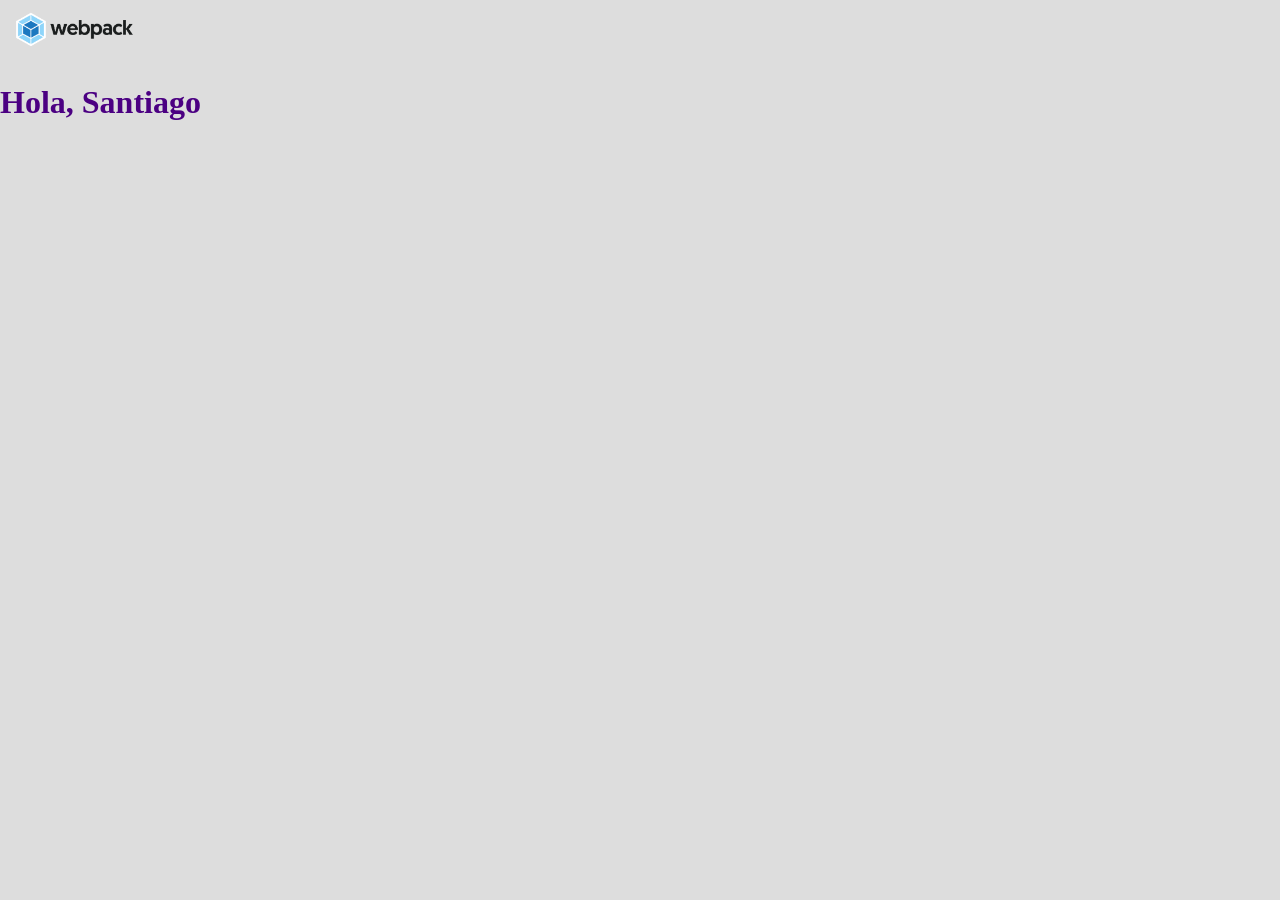
<file: docs/index.html>
<!doctype html><html lang="en"><head><meta charset="UTF-8"><meta http-equiv="X-UA-Compatible" content="IE=edge"><meta name="viewport" content="width=device-width,initial-scale=1"><title>Webpack</title><script defer="defer" src="main.38d207cd440693c5886a.js"></script><link href="main.a6c1e6f3842be71080b5.css" rel="stylesheet"></head><body><img src="assets/img/webpack-logo.png" alt="Webpack logo"></body></html>
</file>
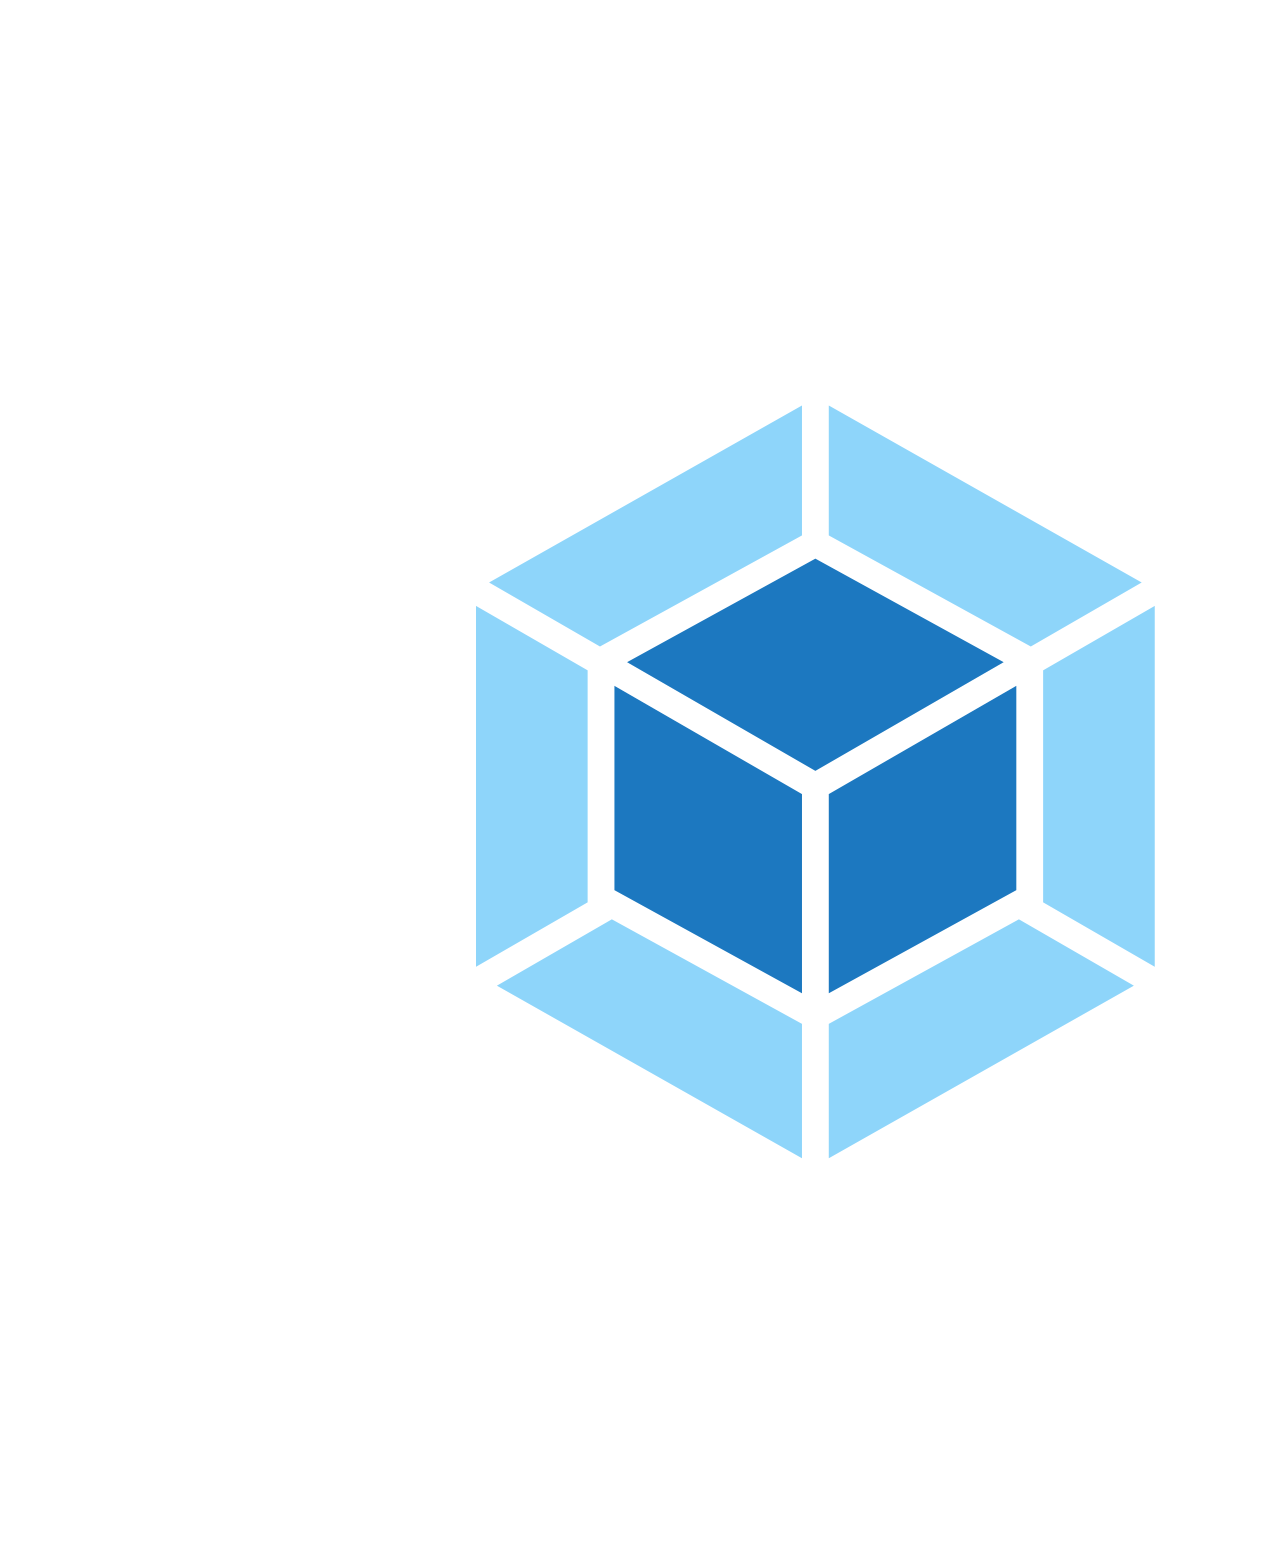
<file: src/index.html>
<!DOCTYPE html>
<html lang="en">

<head>
    <meta charset="UTF-8">
    <meta http-equiv="X-UA-Compatible" content="IE=edge">
    <meta name="viewport" content="width=device-width, initial-scale=1.0">
    <title>Webpack</title>
</head>

<body>
    <!-- comentario -->
    <!-- comentario -->
    <!-- comentario -->
    <img src="assets/img/webpack-logo.png" alt="Webpack logo">
</body>

</html>
</file>
<file: docs/main.a6c1e6f3842be71080b5.css>
body,html{background-color:#ddd;margin:0}img{width:150px}
</file>
